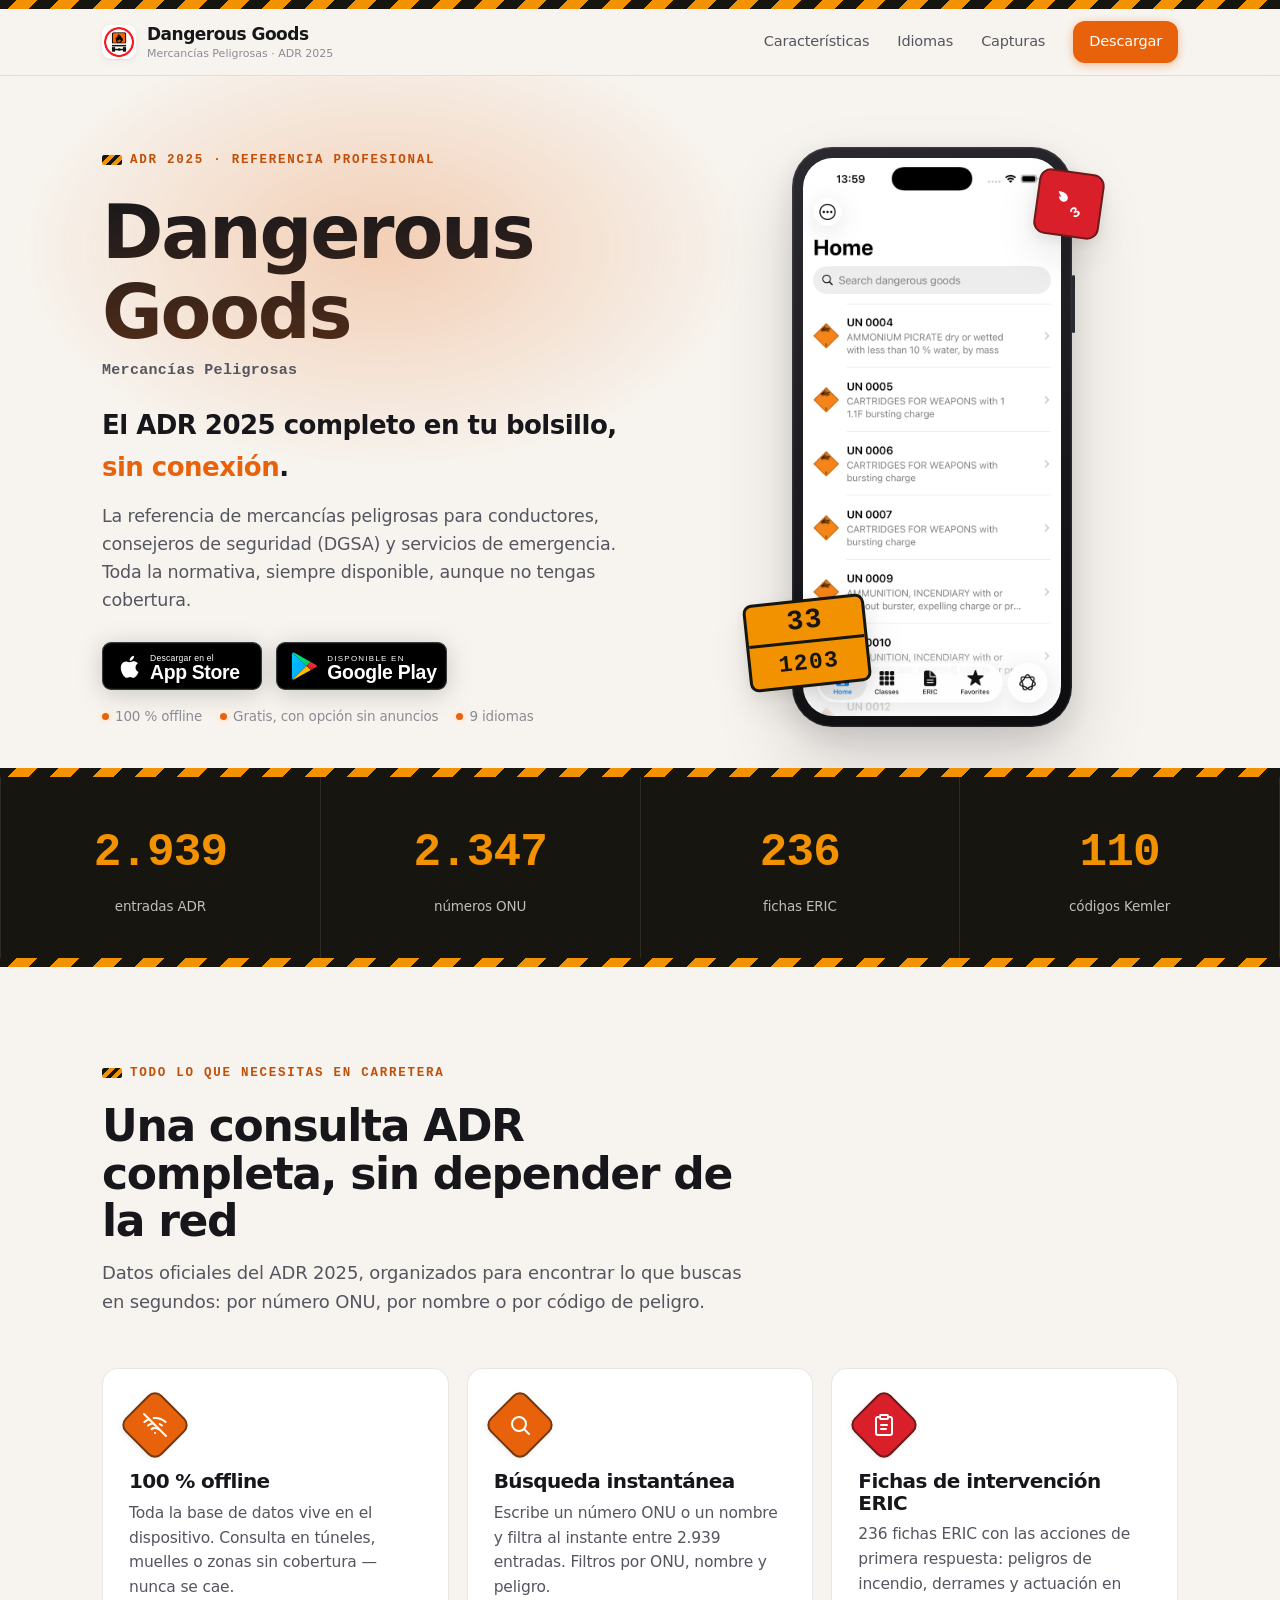
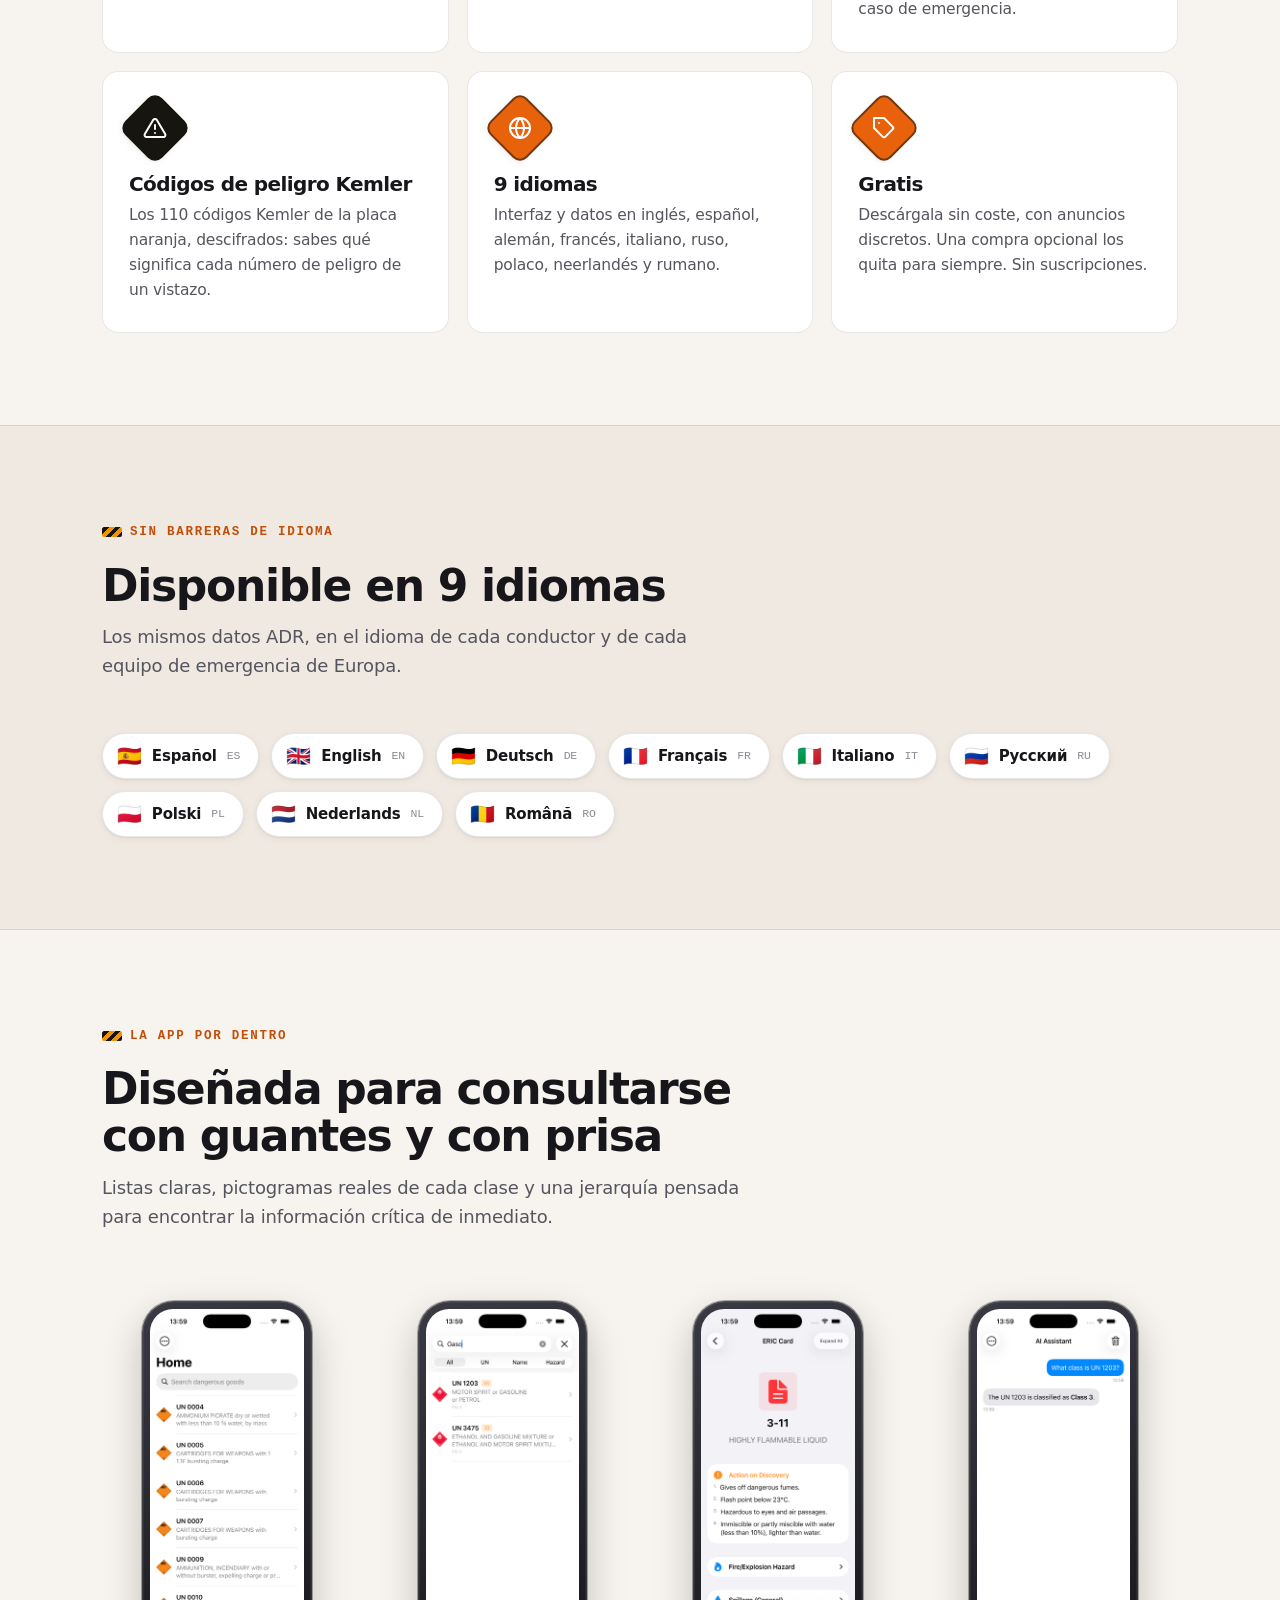
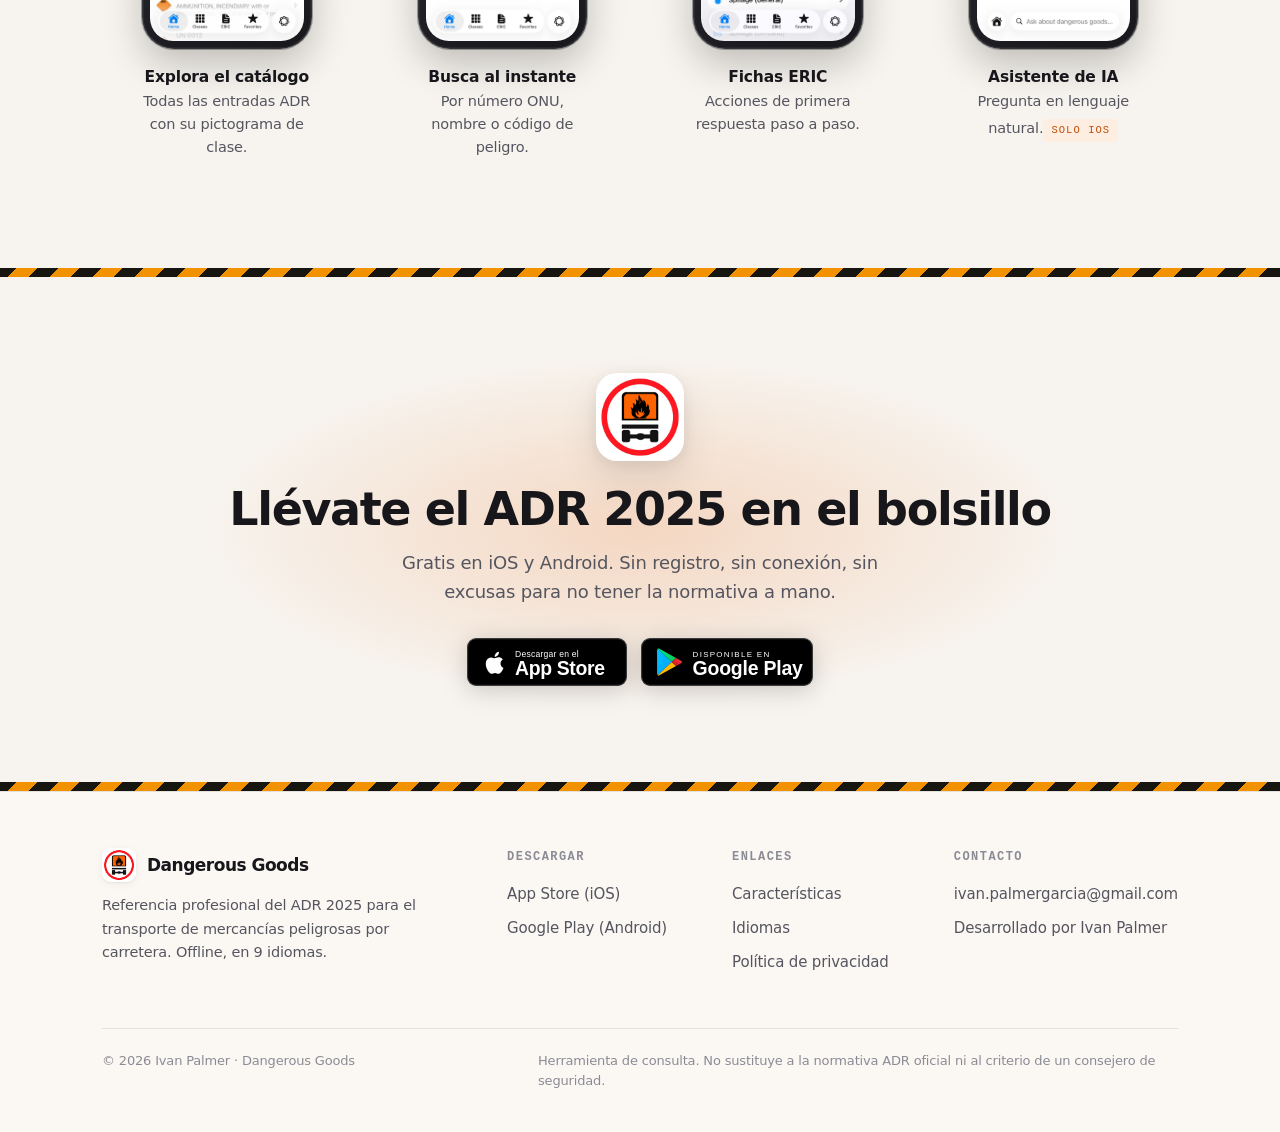
<file: index.html>
<!DOCTYPE html>
<html lang="es" class="no-js">
<head>
  <meta charset="UTF-8">
  <meta name="viewport" content="width=device-width, initial-scale=1">
  <script>document.documentElement.className = "js";</script>

  <title>Dangerous Goods — App ADR 2025 de mercancías peligrosas, offline</title>
  <meta name="description" content="Referencia profesional del ADR 2025 para el transporte de mercancías peligrosas por carretera. Base de datos completa de números ONU, fichas de intervención ERIC, códigos Kemler y pictogramas. 100 % offline, en 9 idiomas. iOS y Android.">
  <meta name="keywords" content="ADR 2025, mercancías peligrosas, dangerous goods, número ONU, ficha ERIC, código Kemler, DGSA, consejero de seguridad, transporte por carretera, app offline">
  <meta name="author" content="Ivan Palmer">
  <meta name="theme-color" content="#e8620c" media="(prefers-color-scheme: light)">
  <meta name="theme-color" content="#0b0b0d" media="(prefers-color-scheme: dark)">
  <link rel="canonical" href="https://ipalmer.github.io/">

  <!-- Open Graph / social -->
  <meta property="og:type" content="website">
  <meta property="og:site_name" content="Dangerous Goods">
  <meta property="og:title" content="Dangerous Goods — El ADR 2025 completo en tu bolsillo, sin conexión">
  <meta property="og:description" content="Base de datos ADR 2025 completa, fichas ERIC, códigos Kemler y pictogramas. 100 % offline, en 9 idiomas. Para conductores, consejeros de seguridad y servicios de emergencia.">
  <meta property="og:url" content="https://ipalmer.github.io/">
  <meta property="og:image" content="https://ipalmer.github.io/assets/og-image.png">
  <meta property="og:image:width" content="1200">
  <meta property="og:image:height" content="630">
  <meta property="og:locale" content="es_ES">
  <meta name="twitter:card" content="summary_large_image">
  <meta name="twitter:title" content="Dangerous Goods — ADR 2025 offline">
  <meta name="twitter:description" content="El ADR 2025 completo en tu bolsillo, sin conexión. Números ONU, fichas ERIC, códigos Kemler y pictogramas en 9 idiomas.">
  <meta name="twitter:image" content="https://ipalmer.github.io/assets/og-image.png">

  <link rel="icon" href="assets/favicon.svg" type="image/svg+xml">
  <link rel="apple-touch-icon" href="assets/apple-touch-icon.png">
  <link rel="stylesheet" href="styles.css">

  <script type="application/ld+json">
  {
    "@context": "https://schema.org",
    "@type": "MobileApplication",
    "name": "Dangerous Goods",
    "alternateName": "Mercancías Peligrosas",
    "applicationCategory": "ReferenceApplication",
    "operatingSystem": "iOS, Android",
    "offers": { "@type": "Offer", "price": "0", "priceCurrency": "EUR" },
    "description": "Referencia profesional del ADR 2025 para el transporte de mercancías peligrosas por carretera: números ONU, fichas ERIC, códigos Kemler y pictogramas. 100 % offline, en 9 idiomas.",
    "author": { "@type": "Person", "name": "Ivan Palmer" }
  }
  </script>
</head>
<body>

  <div class="stripe" role="presentation"></div>

  <!-- ============ HEADER ============ -->
  <header class="site-header">
    <div class="wrap">
      <a class="brand" href="#top" aria-label="Dangerous Goods — inicio">
        <img src="assets/icon.png" alt="" width="34" height="34">
        <span>Dangerous Goods<small>Mercancías Peligrosas · ADR 2025</small></span>
      </a>
      <nav class="nav" aria-label="Principal">
        <a href="#features">Características</a>
        <a href="#languages">Idiomas</a>
        <a href="#screens">Capturas</a>
        <a class="btn" href="#download">Descargar</a>
      </nav>
    </div>
  </header>

  <main id="top">

    <!-- ============ HERO ============ -->
    <section class="hero" id="download">
      <div class="wrap">
        <div class="hero-copy">
          <span class="eyebrow rise d1">ADR 2025 · Referencia profesional</span>
          <h1 class="rise d2">Dangerous Goods</h1>
          <div class="subname rise d2">Mercancías Peligrosas</div>
          <p class="tagline rise d3">El ADR 2025 completo en tu bolsillo, <b>sin conexión</b>.</p>
          <p class="lede rise d4">La referencia de mercancías peligrosas para conductores, consejeros de seguridad (DGSA) y servicios de emergencia. Toda la normativa, siempre disponible, aunque no tengas cobertura.</p>
          <div class="badges rise d5">
            <a href="https://apps.apple.com/app/id1323804036" aria-label="Descargar en el App Store">
              <img src="assets/badge-appstore.svg" alt="Descargar en el App Store" width="140" height="48" loading="lazy">
            </a>
            <a href="https://play.google.com/store/apps/details?id=es.palmer.dangerousgoods" aria-label="Disponible en Google Play">
              <img src="assets/badge-googleplay.svg" alt="Disponible en Google Play" width="150" height="48" loading="lazy">
            </a>
          </div>
          <div class="hero-meta rise d6">
            <span><i class="dot" aria-hidden="true"></i> 100 % offline</span>
            <span><i class="dot" aria-hidden="true"></i> Gratis, con opción sin anuncios</span>
            <span><i class="dot" aria-hidden="true"></i> 9 idiomas</span>
          </div>
        </div>

        <div class="hero-visual rise d4" aria-hidden="true">
          <div class="phone">
            <img src="assets/screenshots/01-home.png" alt="" width="280" height="606" fetchpriority="high">
          </div>
          <!-- Placa Kemler (código de peligro / nº ONU) -->
          <div class="kemler" title="Placa naranja ADR: código de peligro y número ONU">
            <div class="k-top">33</div>
            <div class="k-bot">1203</div>
          </div>
          <!-- Placa de clase 3 (inflamable) -->
          <div class="diamond-badge diamond" style="--d:66px; --df: var(--red);">
            <div style="display:flex; flex-direction:column; align-items:center; line-height:1; color:#fff;">
              <svg width="20" height="20" viewBox="0 0 24 24" fill="#fff" aria-hidden="true"><path d="M12 2c3 3.5 5 6 5 9.2 0 3.4-2.2 5.8-5 5.8s-5-2.4-5-5.8c0-1.6.6-2.8 1.7-4.3.4 1.3 1.3 2 2.2 2.2-.9-2.7.2-5.1 1.1-7.1z"/></svg>
              <span style="font-family:var(--mono); font-weight:700; font-size:15px; margin-top:2px;">3</span>
            </div>
          </div>
        </div>
      </div>
    </section>

    <!-- ============ STATS ============ -->
    <div class="stripe" role="presentation"></div>
    <section class="stats" aria-label="El dataset ADR 2025 en cifras">
      <div class="inner">
        <div class="stat"><div class="num">2.939</div><div class="lbl">entradas ADR</div></div>
        <div class="stat"><div class="num">2.347</div><div class="lbl">números ONU</div></div>
        <div class="stat"><div class="num">236</div><div class="lbl">fichas ERIC</div></div>
        <div class="stat"><div class="num">110</div><div class="lbl">códigos Kemler</div></div>
      </div>
    </section>
    <div class="stripe" role="presentation"></div>

    <!-- ============ FEATURES ============ -->
    <section class="section" id="features">
      <div class="wrap">
        <div class="section-head reveal">
          <span class="eyebrow">Todo lo que necesitas en carretera</span>
          <h2>Una consulta ADR completa, sin depender de la red</h2>
          <p>Datos oficiales del ADR 2025, organizados para encontrar lo que buscas en segundos: por número ONU, por nombre o por código de peligro.</p>
        </div>
        <div class="features">

          <article class="feature reveal">
            <div class="ic"><span class="diamond" style="--df: var(--orange);"><svg viewBox="0 0 24 24" aria-hidden="true"><path d="M1 1l22 22"/><path d="M16.72 11.06A11 11 0 0 1 19 12.55"/><path d="M5 12.55a11 11 0 0 1 5.17-2.39"/><path d="M10.71 5.05A16 16 0 0 1 22.58 9"/><path d="M1.42 9a16 16 0 0 1 4.7-2.88"/><path d="M8.53 16.11a6 6 0 0 1 6.95 0"/><path d="M12 20h.01"/></svg></span></div>
            <h3>100 % offline</h3>
            <p>Toda la base de datos vive en el dispositivo. Consulta en túneles, muelles o zonas sin cobertura — nunca se cae.</p>
          </article>

          <article class="feature reveal">
            <div class="ic"><span class="diamond" style="--df: var(--orange);"><svg viewBox="0 0 24 24" aria-hidden="true"><circle cx="11" cy="11" r="7"/><path d="M21 21l-4.35-4.35"/></svg></span></div>
            <h3>Búsqueda instantánea</h3>
            <p>Escribe un número ONU o un nombre y filtra al instante entre 2.939 entradas. Filtros por ONU, nombre y peligro.</p>
          </article>

          <article class="feature reveal">
            <div class="ic"><span class="diamond" style="--df: var(--red);"><svg viewBox="0 0 24 24" aria-hidden="true"><path d="M8 4H6a2 2 0 0 0-2 2v14a2 2 0 0 0 2 2h12a2 2 0 0 0 2-2V6a2 2 0 0 0-2-2h-2"/><rect x="8" y="2" width="8" height="4" rx="1"/><path d="M9 12h6"/><path d="M9 16h5"/></svg></span></div>
            <h3>Fichas de intervención ERIC</h3>
            <p>236 fichas ERIC con las acciones de primera respuesta: peligros de incendio, derrames y actuación en caso de emergencia.</p>
          </article>

          <article class="feature reveal">
            <div class="ic"><span class="diamond" style="--df: var(--plate-ink);"><svg viewBox="0 0 24 24" aria-hidden="true"><path d="M10.29 3.86 1.82 18a2 2 0 0 0 1.71 3h16.94a2 2 0 0 0 1.71-3L13.71 3.86a2 2 0 0 0-3.42 0z"/><path d="M12 9v4"/><path d="M12 17h.01"/></svg></span></div>
            <h3>Códigos de peligro Kemler</h3>
            <p>Los 110 códigos Kemler de la placa naranja, descifrados: sabes qué significa cada número de peligro de un vistazo.</p>
          </article>

          <article class="feature reveal">
            <div class="ic"><span class="diamond" style="--df: var(--orange);"><svg viewBox="0 0 24 24" aria-hidden="true"><circle cx="12" cy="12" r="10"/><path d="M2 12h20"/><path d="M12 2a15 15 0 0 1 4 10 15 15 0 0 1-4 10 15 15 0 0 1-4-10 15 15 0 0 1 4-10z"/></svg></span></div>
            <h3>9 idiomas</h3>
            <p>Interfaz y datos en inglés, español, alemán, francés, italiano, ruso, polaco, neerlandés y rumano.</p>
          </article>

          <article class="feature reveal">
            <div class="ic"><span class="diamond" style="--df: var(--orange);"><svg viewBox="0 0 24 24" aria-hidden="true"><path d="M20.59 13.41 13.42 20.6a2 2 0 0 1-2.83 0L2 12V2h10l8.59 8.59a2 2 0 0 1 0 2.82z"/><path d="M7 7h.01"/></svg></span></div>
            <h3>Gratis</h3>
            <p>Descárgala sin coste, con anuncios discretos. Una compra opcional los quita para siempre. Sin suscripciones.</p>
          </article>

        </div>
      </div>
    </section>

    <!-- ============ LANGUAGES ============ -->
    <section class="section langs-section" id="languages">
      <div class="wrap">
        <div class="section-head reveal">
          <span class="eyebrow">Sin barreras de idioma</span>
          <h2>Disponible en 9 idiomas</h2>
          <p>Los mismos datos ADR, en el idioma de cada conductor y de cada equipo de emergencia de Europa.</p>
        </div>
        <div class="langs reveal">
          <span class="lang"><span class="flag">🇪🇸</span> Español <small>ES</small></span>
          <span class="lang"><span class="flag">🇬🇧</span> English <small>EN</small></span>
          <span class="lang"><span class="flag">🇩🇪</span> Deutsch <small>DE</small></span>
          <span class="lang"><span class="flag">🇫🇷</span> Français <small>FR</small></span>
          <span class="lang"><span class="flag">🇮🇹</span> Italiano <small>IT</small></span>
          <span class="lang"><span class="flag">🇷🇺</span> Русский <small>RU</small></span>
          <span class="lang"><span class="flag">🇵🇱</span> Polski <small>PL</small></span>
          <span class="lang"><span class="flag">🇳🇱</span> Nederlands <small>NL</small></span>
          <span class="lang"><span class="flag">🇷🇴</span> Română <small>RO</small></span>
        </div>
      </div>
    </section>

    <!-- ============ SCREENSHOTS ============ -->
    <section class="section" id="screens">
      <div class="wrap">
        <div class="section-head reveal">
          <span class="eyebrow">La app por dentro</span>
          <h2>Diseñada para consultarse con guantes y con prisa</h2>
          <p>Listas claras, pictogramas reales de cada clase y una jerarquía pensada para encontrar la información crítica de inmediato.</p>
        </div>
        <div class="shots">
          <figure class="shot reveal">
            <div class="frame"><img src="assets/screenshots/01-home.png" alt="Pantalla de inicio con la lista de mercancías peligrosas y sus pictogramas de clase" width="620" height="1342" loading="lazy"></div>
            <figcaption class="cap"><b>Explora el catálogo</b>Todas las entradas ADR con su pictograma de clase.</figcaption>
          </figure>
          <figure class="shot reveal">
            <div class="frame"><img src="assets/screenshots/02-search.png" alt="Búsqueda de «Gaso» mostrando UN 1203 y UN 3475 con código Kemler 33" width="620" height="1342" loading="lazy"></div>
            <figcaption class="cap"><b>Busca al instante</b>Por número ONU, nombre o código de peligro.</figcaption>
          </figure>
          <figure class="shot reveal">
            <div class="frame"><img src="assets/screenshots/03-eric.png" alt="Ficha de intervención ERIC 3-11, líquido muy inflamable, con acciones de respuesta" width="620" height="1342" loading="lazy"></div>
            <figcaption class="cap"><b>Fichas ERIC</b>Acciones de primera respuesta paso a paso.</figcaption>
          </figure>
          <figure class="shot reveal">
            <div class="frame"><img src="assets/screenshots/04-ai.png" alt="Asistente de IA respondiendo la clase de UN 1203" width="620" height="1342" loading="lazy"></div>
            <figcaption class="cap"><b>Asistente de IA</b>Pregunta en lenguaje natural.<span class="tag">Solo iOS</span></figcaption>
          </figure>
        </div>
      </div>
    </section>

    <!-- ============ CTA ============ -->
    <div class="stripe" role="presentation"></div>
    <section class="cta">
      <div class="wrap">
        <img class="appicon reveal" src="assets/icon.png" alt="Icono de la app Dangerous Goods" width="88" height="88">
        <h2 class="reveal">Llévate el ADR 2025 en el bolsillo</h2>
        <p class="reveal">Gratis en iOS y Android. Sin registro, sin conexión, sin excusas para no tener la normativa a mano.</p>
        <div class="badges reveal">
          <a href="https://apps.apple.com/app/id1323804036" aria-label="Descargar en el App Store">
            <img src="assets/badge-appstore.svg" alt="Descargar en el App Store" width="140" height="48" loading="lazy">
          </a>
          <a href="https://play.google.com/store/apps/details?id=es.palmer.dangerousgoods" aria-label="Disponible en Google Play">
            <img src="assets/badge-googleplay.svg" alt="Disponible en Google Play" width="150" height="48" loading="lazy">
          </a>
        </div>
      </div>
    </section>
    <div class="stripe" role="presentation"></div>

  </main>

  <!-- ============ FOOTER ============ -->
  <footer class="site-footer">
    <div class="wrap">
      <div class="footer-grid">
        <div class="footer-brand">
          <a class="brand" href="#top">
            <img src="assets/icon.png" alt="" width="34" height="34">
            <span>Dangerous Goods</span>
          </a>
          <p>Referencia profesional del ADR 2025 para el transporte de mercancías peligrosas por carretera. Offline, en 9 idiomas.</p>
        </div>
        <div class="footer-col">
          <h4>Descargar</h4>
          <a href="https://apps.apple.com/app/id1323804036">App Store (iOS)</a>
          <a href="https://play.google.com/store/apps/details?id=es.palmer.dangerousgoods">Google Play (Android)</a>
        </div>
        <div class="footer-col">
          <h4>Enlaces</h4>
          <a href="#features">Características</a>
          <a href="#languages">Idiomas</a>
          <a href="privacy.html">Política de privacidad</a>
        </div>
        <div class="footer-col">
          <h4>Contacto</h4>
          <a href="mailto:ivan.palmergarcia@gmail.com">ivan.palmergarcia@gmail.com</a>
          <span>Desarrollado por Ivan Palmer</span>
        </div>
      </div>
      <div class="footer-bottom">
        <span>© 2026 Ivan Palmer · Dangerous Goods</span>
        <span class="disclaimer">Herramienta de consulta. No sustituye a la normativa ADR oficial ni al criterio de un consejero de seguridad.</span>
      </div>
    </div>
  </footer>

  <script>
    // Reveal on scroll (mejora progresiva; sin JS el contenido es visible)
    (function () {
      var els = document.querySelectorAll('.reveal');
      if (!('IntersectionObserver' in window) || !els.length) { return; }
      var io = new IntersectionObserver(function (entries) {
        entries.forEach(function (e) {
          if (e.isIntersecting) { e.target.classList.add('in'); io.unobserve(e.target); }
        });
      }, { rootMargin: '0px 0px -8% 0px', threshold: 0.08 });
      els.forEach(function (el) { io.observe(el); });
    })();
  </script>

</body>
</html>
</file>
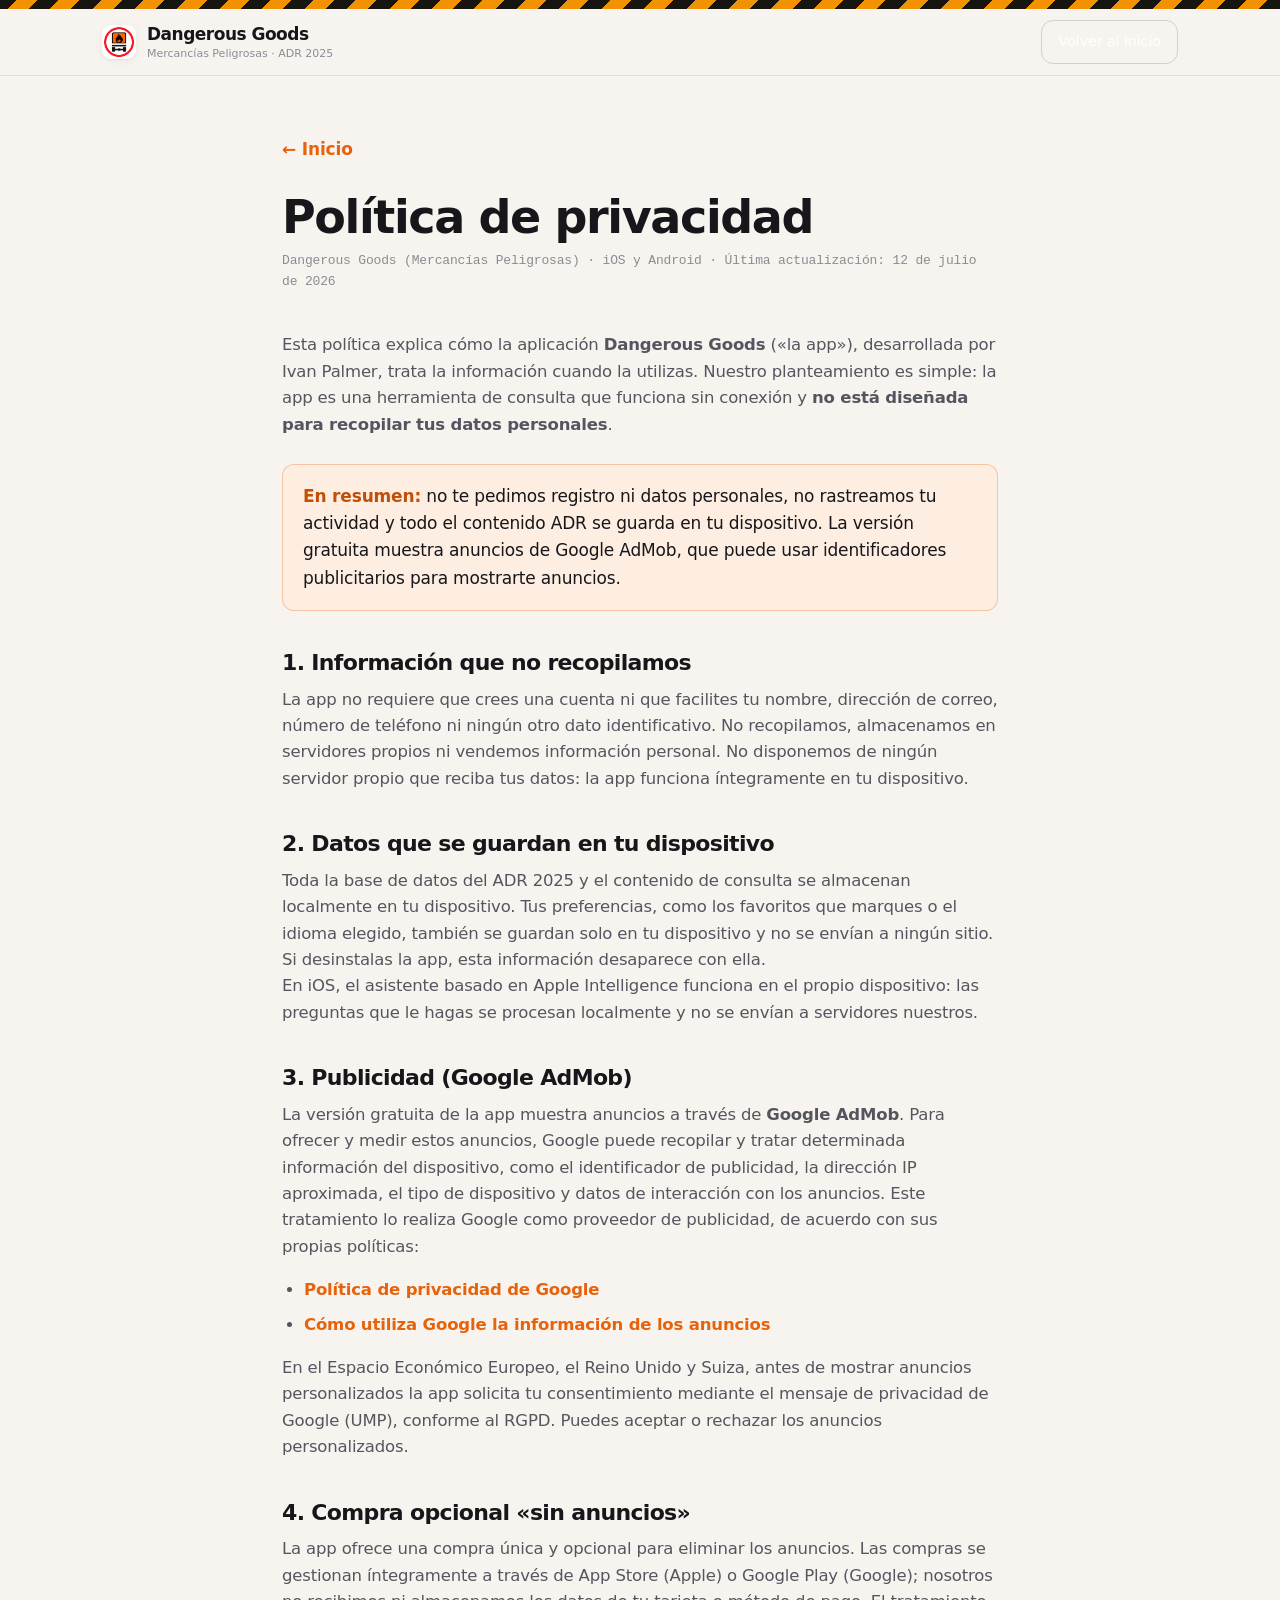
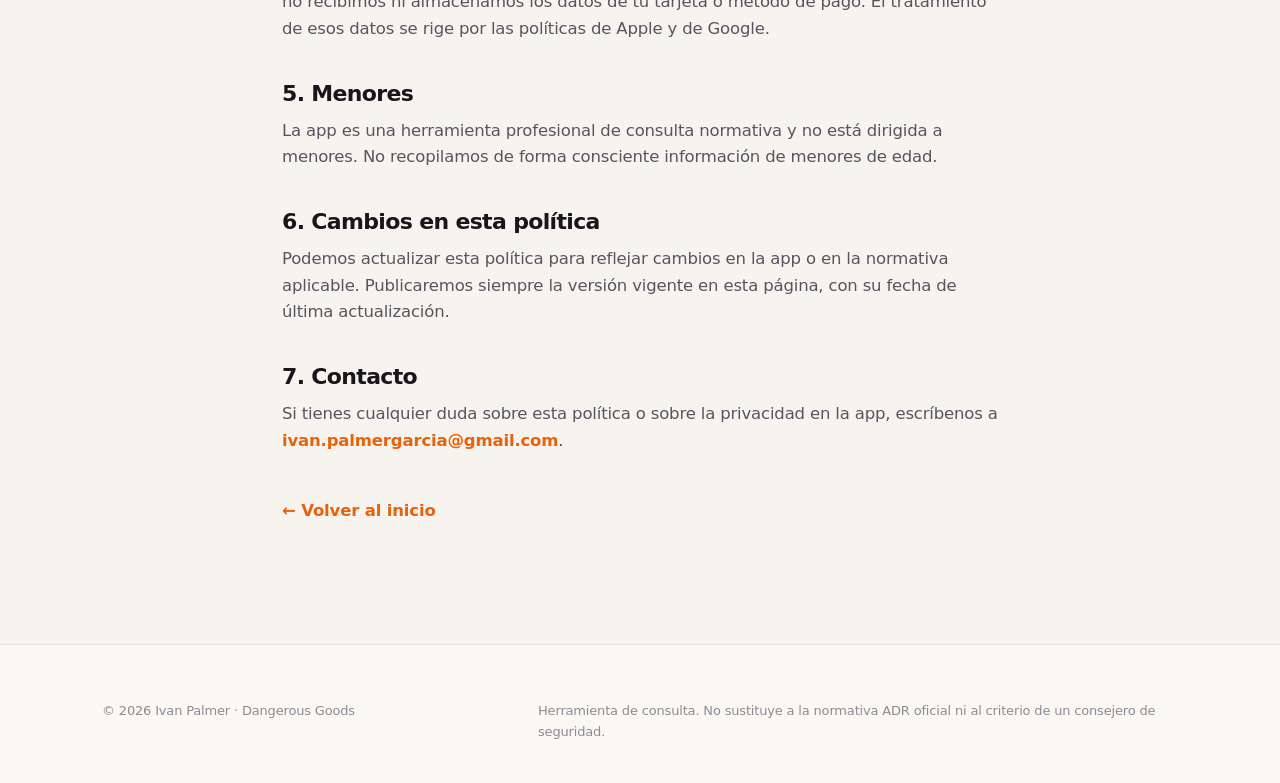
<file: privacy.html>
<!DOCTYPE html>
<html lang="es">
<head>
  <meta charset="UTF-8">
  <meta name="viewport" content="width=device-width, initial-scale=1">
  <title>Política de privacidad — Dangerous Goods (Mercancías Peligrosas)</title>
  <meta name="description" content="Política de privacidad de la app Dangerous Goods (Mercancías Peligrosas). No recopilamos datos personales; el contenido ADR se guarda en tu dispositivo; la versión gratuita muestra anuncios de Google AdMob.">
  <meta name="robots" content="index, follow">
  <meta name="theme-color" content="#e8620c" media="(prefers-color-scheme: light)">
  <meta name="theme-color" content="#0b0b0d" media="(prefers-color-scheme: dark)">
  <link rel="canonical" href="https://ipalmer.github.io/privacy.html">
  <link rel="icon" href="assets/favicon.svg" type="image/svg+xml">
  <link rel="apple-touch-icon" href="assets/apple-touch-icon.png">
  <link rel="stylesheet" href="styles.css">
</head>
<body>

  <div class="stripe" role="presentation"></div>

  <header class="site-header">
    <div class="wrap">
      <a class="brand" href="index.html" aria-label="Dangerous Goods — inicio">
        <img src="assets/icon.png" alt="" width="34" height="34">
        <span>Dangerous Goods<small>Mercancías Peligrosas · ADR 2025</small></span>
      </a>
      <nav class="nav" aria-label="Principal">
        <a class="btn ghost" href="index.html">Volver al inicio</a>
      </nav>
    </div>
  </header>

  <main class="doc">
    <a class="back-link" href="index.html">← Inicio</a>
    <h1>Política de privacidad</h1>
    <p class="updated">Dangerous Goods (Mercancías Peligrosas) · iOS y Android · Última actualización: 12 de julio de 2026</p>

    <p>Esta política explica cómo la aplicación <strong>Dangerous Goods</strong> («la app»), desarrollada por Ivan Palmer, trata la información cuando la utilizas. Nuestro planteamiento es simple: la app es una herramienta de consulta que funciona sin conexión y <strong>no está diseñada para recopilar tus datos personales</strong>.</p>

    <div class="callout">
      <strong>En resumen:</strong> no te pedimos registro ni datos personales, no rastreamos tu actividad y todo el contenido ADR se guarda en tu dispositivo. La versión gratuita muestra anuncios de Google AdMob, que puede usar identificadores publicitarios para mostrarte anuncios.
    </div>

    <h2>1. Información que no recopilamos</h2>
    <p>La app no requiere que crees una cuenta ni que facilites tu nombre, dirección de correo, número de teléfono ni ningún otro dato identificativo. No recopilamos, almacenamos en servidores propios ni vendemos información personal. No disponemos de ningún servidor propio que reciba tus datos: la app funciona íntegramente en tu dispositivo.</p>

    <h2>2. Datos que se guardan en tu dispositivo</h2>
    <p>Toda la base de datos del ADR 2025 y el contenido de consulta se almacenan localmente en tu dispositivo. Tus preferencias, como los favoritos que marques o el idioma elegido, también se guardan solo en tu dispositivo y no se envían a ningún sitio. Si desinstalas la app, esta información desaparece con ella.</p>
    <p>En iOS, el asistente basado en Apple Intelligence funciona en el propio dispositivo: las preguntas que le hagas se procesan localmente y no se envían a servidores nuestros.</p>

    <h2>3. Publicidad (Google AdMob)</h2>
    <p>La versión gratuita de la app muestra anuncios a través de <strong>Google AdMob</strong>. Para ofrecer y medir estos anuncios, Google puede recopilar y tratar determinada información del dispositivo, como el identificador de publicidad, la dirección IP aproximada, el tipo de dispositivo y datos de interacción con los anuncios. Este tratamiento lo realiza Google como proveedor de publicidad, de acuerdo con sus propias políticas:</p>
    <ul>
      <li><a href="https://policies.google.com/privacy" rel="noopener" target="_blank">Política de privacidad de Google</a></li>
      <li><a href="https://policies.google.com/technologies/ads" rel="noopener" target="_blank">Cómo utiliza Google la información de los anuncios</a></li>
    </ul>
    <p>En el Espacio Económico Europeo, el Reino Unido y Suiza, antes de mostrar anuncios personalizados la app solicita tu consentimiento mediante el mensaje de privacidad de Google (UMP), conforme al RGPD. Puedes aceptar o rechazar los anuncios personalizados.</p>

    <h2>4. Compra opcional «sin anuncios»</h2>
    <p>La app ofrece una compra única y opcional para eliminar los anuncios. Las compras se gestionan íntegramente a través de App Store (Apple) o Google Play (Google); nosotros no recibimos ni almacenamos los datos de tu tarjeta o método de pago. El tratamiento de esos datos se rige por las políticas de Apple y de Google.</p>

    <h2>5. Menores</h2>
    <p>La app es una herramienta profesional de consulta normativa y no está dirigida a menores. No recopilamos de forma consciente información de menores de edad.</p>

    <h2>6. Cambios en esta política</h2>
    <p>Podemos actualizar esta política para reflejar cambios en la app o en la normativa aplicable. Publicaremos siempre la versión vigente en esta página, con su fecha de última actualización.</p>

    <h2>7. Contacto</h2>
    <p>Si tienes cualquier duda sobre esta política o sobre la privacidad en la app, escríbenos a <a href="mailto:ivan.palmergarcia@gmail.com">ivan.palmergarcia@gmail.com</a>.</p>

    <p style="margin-top:44px;"><a class="back-link" href="index.html">← Volver al inicio</a></p>
  </main>

  <footer class="site-footer">
    <div class="wrap">
      <div class="footer-bottom" style="border-top:none; margin-top:0; padding-top:0;">
        <span>© 2026 Ivan Palmer · Dangerous Goods</span>
        <span class="disclaimer">Herramienta de consulta. No sustituye a la normativa ADR oficial ni al criterio de un consejero de seguridad.</span>
      </div>
    </div>
  </footer>

</body>
</html>
</file>
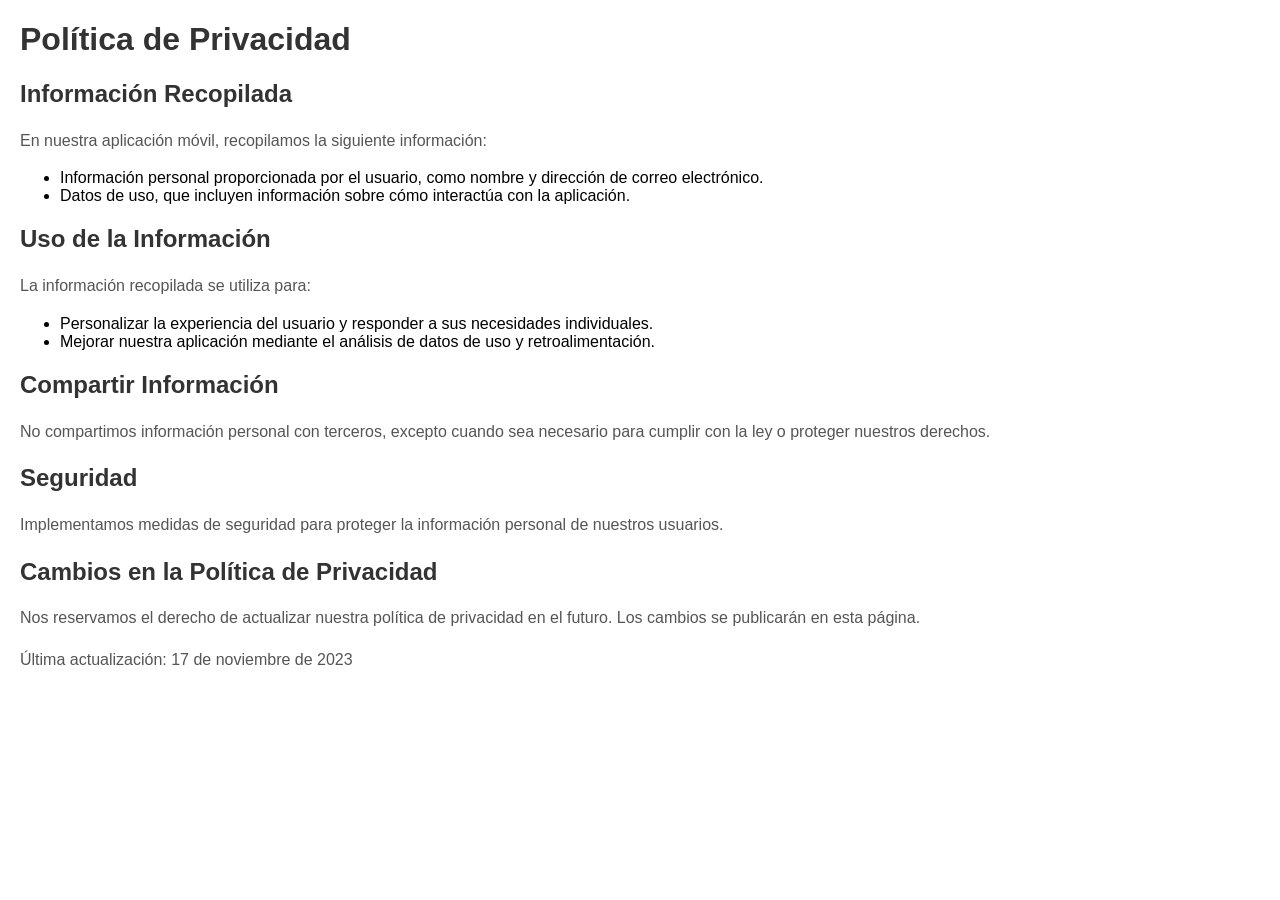
<file: privacy/ddgg_es.html>
<!DOCTYPE html>
<html lang="es">
<head>
    <meta charset="UTF-8">
    <meta name="viewport" content="width=device-width, initial-scale=1.0">
    <title>Política de Privacidad - Mercancías Peligrosas</title>
    <style>
        body {
            font-family: Arial, sans-serif;
            margin: 20px;
        }

        h1, h2 {
            color: #333;
        }

        p {
            line-height: 1.6;
            color: #555;
        }
    </style>
</head>
<body>

    <header>
        <h1>Política de Privacidad</h1>
    </header>

    <section>
        <h2>Información Recopilada</h2>
        <p>En nuestra aplicación móvil, recopilamos la siguiente información:</p>
        <ul>
            <li>Información personal proporcionada por el usuario, como nombre y dirección de correo electrónico.</li>
            <li>Datos de uso, que incluyen información sobre cómo interactúa con la aplicación.</li>
        </ul>
    </section>

    <section>
        <h2>Uso de la Información</h2>
        <p>La información recopilada se utiliza para:</p>
        <ul>
            <li>Personalizar la experiencia del usuario y responder a sus necesidades individuales.</li>
            <li>Mejorar nuestra aplicación mediante el análisis de datos de uso y retroalimentación.</li>
        </ul>
    </section>

    <section>
        <h2>Compartir Información</h2>
        <p>No compartimos información personal con terceros, excepto cuando sea necesario para cumplir con la ley o proteger nuestros derechos.</p>
    </section>

    <section>
        <h2>Seguridad</h2>
        <p>Implementamos medidas de seguridad para proteger la información personal de nuestros usuarios.</p>
    </section>

    <section>
        <h2>Cambios en la Política de Privacidad</h2>
        <p>Nos reservamos el derecho de actualizar nuestra política de privacidad en el futuro. Los cambios se publicarán en esta página.</p>
    </section>

    <footer>
        <p>Última actualización: 17 de noviembre de 2023</p>
    </footer>

</body>
</html>
</file>
<file: styles.css>
/* ============================================================
   Dangerous Goods — landing
   Sistema visual: señalización ADR (placa Kemler, rombo de
   peligro, franja de advertencia). Naranja peligro + neutros.
   Sin dependencias externas. Fuentes del sistema.
   ============================================================ */

:root {
  --bg:          #f7f4ef;
  --bg-2:        #efe9e1;
  --surface:     #ffffff;
  --surface-2:   #fbf8f4;
  --ink:         #17171b;
  --ink-soft:    #55555f;
  --ink-faint:   #8b8b95;
  --line:        rgba(20, 20, 25, 0.10);
  --line-strong: rgba(20, 20, 25, 0.16);

  --orange:      #e8620c;
  --orange-deep: #c14f08;
  --orange-tint: #fdeee1;
  --kemler:      #f39200;   /* naranja de placa Kemler */
  --plate-ink:   #16150f;
  --red:         #d81f2a;   /* clase 3 / inflamable */

  --shadow-sm: 0 1px 2px rgba(20,20,25,.06), 0 2px 8px rgba(20,20,25,.05);
  --shadow-md: 0 4px 14px rgba(20,20,25,.08), 0 18px 40px rgba(20,20,25,.09);
  --shadow-lg: 0 10px 30px rgba(20,20,25,.12), 0 40px 80px rgba(20,20,25,.14);

  --sans: system-ui, -apple-system, BlinkMacSystemFont, "Segoe UI", Roboto, Helvetica, Arial, sans-serif;
  --mono: ui-monospace, "SF Mono", SFMono-Regular, "Cascadia Code", "Roboto Mono", Menlo, Consolas, monospace;

  --radius: 16px;
  --maxw: 1120px;
}

@media (prefers-color-scheme: dark) {
  :root {
    --bg:          #0b0b0d;
    --bg-2:        #121216;
    --surface:     #16161b;
    --surface-2:   #1c1c22;
    --ink:         #f2efe9;
    --ink-soft:    #a6a6b0;
    --ink-faint:   #6f6f7a;
    --line:        rgba(255, 255, 255, 0.10);
    --line-strong: rgba(255, 255, 255, 0.18);

    --orange:      #ff7a1f;
    --orange-deep: #ff9040;
    --orange-tint: rgba(255, 122, 31, 0.13);

    --shadow-sm: 0 1px 2px rgba(0,0,0,.5);
    --shadow-md: 0 8px 30px rgba(0,0,0,.5);
    --shadow-lg: 0 20px 60px rgba(0,0,0,.6);
  }
}

/* ---------- base ---------- */
* { box-sizing: border-box; }
html { scroll-behavior: smooth; -webkit-text-size-adjust: 100%; }
body {
  margin: 0;
  font-family: var(--sans);
  background: var(--bg);
  color: var(--ink);
  line-height: 1.6;
  font-size: 17px;
  letter-spacing: -0.01em;
  -webkit-font-smoothing: antialiased;
  text-rendering: optimizeLegibility;
  /* clip (no hidden): evita el scroll horizontal de los adornos del hero sin
     convertir el <body> en contenedor de scroll — hidden fuerza overflow-y:auto
     y en Safari iOS impide llegar al final de la página (footer inaccesible). */
  overflow-x: clip;
}
h1, h2, h3 { line-height: 1.08; letter-spacing: -0.03em; font-weight: 800; margin: 0; }
p { margin: 0; }
a { color: inherit; text-decoration: none; }
/* height:auto es imprescindible: los atributos width/height del <img> actúan
   como presentational hints; sin esto la altura queda clavada al atributo y la
   imagen se estira cuando el ancho lo fija el CSS (p. ej. las capturas). */
img, svg { display: block; max-width: 100%; height: auto; }
:focus-visible { outline: 3px solid var(--orange); outline-offset: 3px; border-radius: 4px; }

.wrap { width: 100%; max-width: var(--maxw); margin: 0 auto; padding: 0 22px; }
.eyebrow {
  display: inline-flex; align-items: center; gap: 8px;
  font-family: var(--mono); font-size: 12.5px; font-weight: 600;
  letter-spacing: 0.14em; text-transform: uppercase; color: var(--orange-deep);
}
.eyebrow::before {
  content: ""; width: 20px; height: 10px; border-radius: 2px;
  background: repeating-linear-gradient(-45deg, var(--plate-ink) 0 4px, var(--kemler) 4px 8px);
}

/* ---------- hazard stripe ---------- */
.stripe {
  height: 9px;
  background: repeating-linear-gradient(-45deg, var(--plate-ink) 0 15px, var(--kemler) 15px 30px);
}

/* ---------- header ---------- */
.site-header {
  position: sticky; top: 0; z-index: 50;
  background: color-mix(in srgb, var(--bg) 82%, transparent);
  backdrop-filter: saturate(1.4) blur(14px);
  -webkit-backdrop-filter: saturate(1.4) blur(14px);
  border-bottom: 1px solid var(--line);
}
.site-header .wrap { display: flex; align-items: center; justify-content: space-between; height: 66px; }
.brand { display: flex; align-items: center; gap: 11px; font-weight: 800; letter-spacing: -0.03em; }
.brand img { width: 34px; height: 34px; border-radius: 9px; box-shadow: var(--shadow-sm); }
.brand small { display: block; font-weight: 500; font-size: 11px; color: var(--ink-faint); letter-spacing: 0; margin-top: -3px; }
.nav { display: flex; align-items: center; gap: 28px; }
.nav a { font-size: 14.5px; color: var(--ink-soft); font-weight: 500; transition: color .18s; }
.nav a:hover { color: var(--ink); }
.nav .btn { padding: 9px 16px; }
/* el botón primario del nav siempre lleva texto blanco (gana a .nav a) */
.nav a.btn, .nav a.btn:hover { color: #fff; }
@media (max-width: 760px) { .nav a:not(.btn) { display: none; } }

/* ---------- buttons ---------- */
.btn {
  display: inline-flex; align-items: center; gap: 8px;
  background: var(--orange); color: #fff; font-weight: 650; font-size: 15px;
  padding: 13px 22px; border-radius: 12px; border: none; cursor: pointer;
  box-shadow: 0 2px 10px color-mix(in srgb, var(--orange) 40%, transparent);
  transition: transform .16s ease, box-shadow .16s ease, background .16s;
}
.btn:hover { background: var(--orange-deep); transform: translateY(-2px); box-shadow: 0 8px 22px color-mix(in srgb, var(--orange) 45%, transparent); }
.btn.ghost {
  background: transparent; color: var(--ink); border: 1px solid var(--line-strong);
  box-shadow: none;
}
.btn.ghost:hover { background: var(--surface); border-color: var(--ink-faint); transform: translateY(-2px); }

/* ---------- store badges ---------- */
.badges { display: flex; flex-wrap: wrap; gap: 14px; }
.badges a {
  display: inline-block; border-radius: 9px; transition: transform .16s ease, filter .16s ease;
  filter: drop-shadow(0 4px 12px rgba(0,0,0,.18));
}
.badges a:hover { transform: translateY(-3px) scale(1.02); }
.badges img { height: 48px; width: auto; }

/* ---------- hero ---------- */
.hero { position: relative; padding: 70px 0 40px; overflow: hidden; }
.hero::before {
  content: ""; position: absolute; inset: -20% 30% auto -10%; height: 620px; z-index: 0;
  background: radial-gradient(closest-side, color-mix(in srgb, var(--orange) 26%, transparent), transparent 72%);
  filter: blur(10px); pointer-events: none;
}
.hero .wrap { position: relative; z-index: 1; display: grid; grid-template-columns: 1.05fr 0.95fr; gap: 40px; align-items: center; }
.hero-copy { max-width: 560px; }
.hero h1 {
  font-size: clamp(44px, 7vw, 74px); margin: 20px 0 6px;
  background: linear-gradient(180deg, var(--ink), color-mix(in srgb, var(--ink) 72%, var(--orange)));
  -webkit-background-clip: text; background-clip: text; color: transparent;
}
.hero .subname { font-family: var(--mono); font-size: 15px; color: var(--ink-soft); font-weight: 600; letter-spacing: 0.02em; }
.hero .tagline { font-size: clamp(20px, 2.6vw, 26px); font-weight: 700; letter-spacing: -0.02em; margin: 22px 0 14px; }
.hero .tagline b { color: var(--orange); }
.hero .lede { font-size: 17.5px; color: var(--ink-soft); margin-bottom: 28px; }
.hero .badges { margin-bottom: 16px; }
.hero-meta { display: flex; flex-wrap: wrap; gap: 8px 18px; font-size: 13.5px; color: var(--ink-faint); font-weight: 500; }
.hero-meta span { display: inline-flex; align-items: center; gap: 6px; }
.dot { width: 7px; height: 7px; border-radius: 50%; background: var(--orange); box-shadow: 0 0 0 4px var(--orange-tint); }

/* hero visual: phone + kemler plate */
.hero-visual { position: relative; justify-self: center; }
.phone {
  position: relative; width: 280px; border-radius: 40px; padding: 11px;
  background: linear-gradient(155deg, #2a2a30, #0d0d10);
  box-shadow: var(--shadow-lg), inset 0 0 0 1.5px rgba(255,255,255,.08);
}
.phone::after { /* botón lateral */
  content: ""; position: absolute; right: -3px; top: 128px; width: 3px; height: 58px; border-radius: 3px; background: #2a2a30;
}
.phone img { width: 100%; border-radius: 30px; display: block; }
.kemler {
  position: absolute; z-index: 3; width: 122px; aspect-ratio: 5 / 3.6;
  background: var(--kemler); border: 3px solid var(--plate-ink); border-radius: 9px;
  display: grid; grid-template-rows: 1fr 1fr; overflow: hidden;
  box-shadow: var(--shadow-md); rotate: -6deg;
  left: -46px; bottom: 40px;
}
.kemler > div { display: flex; align-items: center; justify-content: center; line-height: 1; font-family: var(--mono); font-weight: 700; color: var(--plate-ink); }
.kemler .k-top { font-size: 28px; border-bottom: 3px solid var(--plate-ink); letter-spacing: 0.04em; }
.kemler .k-bot { font-size: 23px; letter-spacing: 0.06em; }
.hero-visual .diamond-badge {
  position: absolute; z-index: 3; right: -30px; top: 24px; rotate: 8deg;
  box-shadow: var(--shadow-md); border-radius: 12px;
}

/* rombo de peligro reutilizable */
.diamond {
  display: grid; place-items: center;
  width: var(--d, 54px); aspect-ratio: 1; rotate: 45deg;
  background: var(--df, var(--orange)); border-radius: 10px;
  border: 2px solid color-mix(in srgb, var(--plate-ink) 55%, var(--df, var(--orange)));
}
.diamond > * { rotate: -45deg; }

/* ---------- stats band ---------- */
.stats { background: var(--plate-ink); color: #fff; padding: 0; }
.stats .inner {
  display: grid; grid-template-columns: repeat(4, 1fr);
  border-left: 1px solid rgba(255,255,255,.10);
}
.stat { padding: 40px 20px; border-right: 1px solid rgba(255,255,255,.10); text-align: center; }
.stat .num { font-family: var(--mono); font-size: clamp(30px, 4.6vw, 46px); font-weight: 700; color: var(--kemler); letter-spacing: -0.02em; }
.stat .lbl { font-size: 13.5px; color: rgba(255,255,255,.72); margin-top: 6px; font-weight: 500; }
@media (max-width: 720px) { .stats .inner { grid-template-columns: repeat(2, 1fr); } .stat:nth-child(1),.stat:nth-child(2){ border-bottom: 1px solid rgba(255,255,255,.10);} }

/* ---------- sections ---------- */
section { scroll-margin-top: 80px; }
.section { padding: 92px 0; }
.section-head { max-width: 640px; margin-bottom: 52px; }
.section-head h2 { font-size: clamp(30px, 4.4vw, 44px); margin: 16px 0 14px; }
.section-head p { font-size: 18px; color: var(--ink-soft); }

/* ---------- features ---------- */
.features { display: grid; grid-template-columns: repeat(3, 1fr); gap: 18px; }
.feature {
  background: var(--surface); border: 1px solid var(--line); border-radius: var(--radius);
  padding: 30px 26px; transition: transform .2s ease, box-shadow .2s ease, border-color .2s;
  position: relative; overflow: hidden;
}
.feature:hover { transform: translateY(-4px); box-shadow: var(--shadow-md); border-color: var(--line-strong); }
.feature .ic { margin-bottom: 20px; }
.feature .ic .diamond { --d: 52px; box-shadow: var(--shadow-sm); }
.feature .ic svg { width: 24px; height: 24px; stroke: #fff; fill: none; stroke-width: 2; stroke-linecap: round; stroke-linejoin: round; }
.feature h3 { font-size: 20px; margin-bottom: 8px; }
.feature p { color: var(--ink-soft); font-size: 15.5px; }
@media (max-width: 900px) { .features { grid-template-columns: repeat(2, 1fr); } }
@media (max-width: 560px) { .features { grid-template-columns: 1fr; } }

/* ---------- languages ---------- */
.langs-section { background: var(--bg-2); border-top: 1px solid var(--line); border-bottom: 1px solid var(--line); }
.langs { display: flex; flex-wrap: wrap; gap: 12px; }
.lang {
  display: inline-flex; align-items: center; gap: 10px;
  background: var(--surface); border: 1px solid var(--line); border-radius: 999px;
  padding: 10px 18px 10px 14px; font-weight: 600; font-size: 15px; box-shadow: var(--shadow-sm);
  transition: transform .15s ease, border-color .15s;
}
.lang:hover { transform: translateY(-2px); border-color: var(--orange); }
.lang .flag { font-size: 20px; line-height: 1; }
.lang small { color: var(--ink-faint); font-weight: 500; font-family: var(--mono); font-size: 11.5px; }

/* ---------- screenshots ---------- */
.shots { display: grid; grid-template-columns: repeat(4, 1fr); gap: 26px; }
.shot { text-align: center; }
.shot .frame {
  border-radius: 32px; padding: 8px;
  background: linear-gradient(160deg, #3a3a44, #17171c);
  box-shadow: inset 0 0 0 1.5px rgba(255,255,255,.10), 0 0 0 1px rgba(0,0,0,.30), 0 16px 38px rgba(0,0,0,.22);
  transition: transform .25s ease;
}
@media (prefers-color-scheme: dark) {
  .shot .frame { box-shadow: inset 0 0 0 1.5px rgba(255,255,255,.12), 0 0 0 1px rgba(255,255,255,.07), 0 20px 44px rgba(0,0,0,.6); }
}
.shot:hover .frame { transform: translateY(-6px); }
.shot .frame img { width: 100%; border-radius: 23px; display: block; }
.shot .cap { margin-top: 16px; font-size: 14.5px; color: var(--ink-soft); font-weight: 500; }
.shot .cap b { color: var(--ink); display: block; font-weight: 700; font-size: 15.5px; }
.shot .tag { display:inline-block; margin-top:6px; font-family: var(--mono); font-size: 10.5px; text-transform: uppercase; letter-spacing: .1em; color: var(--orange-deep); background: var(--orange-tint); padding: 3px 8px; border-radius: 5px; }
@media (max-width: 860px) { .shots { grid-template-columns: repeat(2, 1fr); gap: 22px 18px; } }
@media (max-width: 440px) { .shots { grid-template-columns: 1fr; max-width: 300px; margin: 0 auto; } }

/* ---------- CTA ---------- */
.cta { position: relative; overflow: hidden; text-align: center; padding: 96px 0; }
.cta::before {
  content: ""; position: absolute; inset: 0; z-index: 0;
  background: radial-gradient(closest-side, color-mix(in srgb, var(--orange) 20%, transparent), transparent 70%);
}
.cta .wrap { position: relative; z-index: 1; display: flex; flex-direction: column; align-items: center; }
.cta img.appicon { width: 88px; height: 88px; border-radius: 21px; box-shadow: var(--shadow-md); margin-bottom: 24px; }
.cta h2 { font-size: clamp(30px, 5vw, 46px); margin-bottom: 14px; }
.cta p { font-size: 18px; color: var(--ink-soft); max-width: 520px; margin-bottom: 32px; }
.cta .badges { justify-content: center; }

/* ---------- footer ---------- */
.site-footer { background: var(--surface-2); border-top: 1px solid var(--line); padding: 56px 0 40px; }
.footer-grid { display: flex; flex-wrap: wrap; justify-content: space-between; gap: 28px; }
.footer-brand { max-width: 340px; }
.footer-brand .brand { margin-bottom: 12px; }
.footer-brand p { color: var(--ink-soft); font-size: 14.5px; }
.footer-col h4 { font-size: 12px; text-transform: uppercase; letter-spacing: .12em; color: var(--ink-faint); font-family: var(--mono); margin: 0 0 14px; font-weight: 600; }
.footer-col a, .footer-col span { display: block; font-size: 15px; color: var(--ink-soft); margin-bottom: 10px; transition: color .15s; }
.footer-col a:hover { color: var(--orange); }
.footer-bottom { margin-top: 44px; padding-top: 22px; border-top: 1px solid var(--line); display: flex; flex-wrap: wrap; justify-content: space-between; gap: 12px; font-size: 13px; color: var(--ink-faint); }
.footer-bottom .disclaimer { max-width: 640px; }

/* ---------- reveal animation ---------- */
@media (prefers-reduced-motion: no-preference) {
  .rise { opacity: 0; transform: translateY(16px); animation: rise .7s cubic-bezier(.2,.7,.2,1) forwards; }
  @keyframes rise { to { opacity: 1; transform: none; } }
  .d1 { animation-delay: .05s; } .d2 { animation-delay: .13s; } .d3 { animation-delay: .21s; }
  .d4 { animation-delay: .29s; } .d5 { animation-delay: .37s; } .d6 { animation-delay: .45s; }
  html.js .reveal { opacity: 0; transform: translateY(24px); transition: opacity .7s ease, transform .7s cubic-bezier(.2,.7,.2,1); }
  html.js .reveal.in { opacity: 1; transform: none; }
}

/* ---------- responsive hero ---------- */
@media (max-width: 900px) {
  .hero .wrap { grid-template-columns: 1fr; text-align: center; gap: 46px; }
  .hero-copy { max-width: 620px; margin: 0 auto; }
  .hero .eyebrow, .hero-meta, .hero .badges { justify-content: center; }
  .hero-meta { justify-content: center; }
  .hero::before { inset: -10% 0 auto 0; }
}
@media (max-width: 480px) {
  body { font-size: 16px; }
  .section { padding: 68px 0; }
  .phone { width: 240px; }
  .badges img { height: 44px; }
}

/* ---------- privacy page ---------- */
.doc { max-width: 760px; margin: 0 auto; padding: 60px 22px 90px; }
.doc h1 { font-size: clamp(32px, 5vw, 46px); margin-bottom: 8px; }
.doc .updated { font-family: var(--mono); font-size: 13px; color: var(--ink-faint); margin-bottom: 40px; }
.doc h2 { font-size: 22px; margin: 40px 0 12px; }
.doc p, .doc li { color: var(--ink-soft); font-size: 16.5px; }
.doc ul { padding-left: 22px; }
.doc li { margin-bottom: 8px; }
.doc a { color: var(--orange); font-weight: 600; }
.doc .callout {
  background: var(--orange-tint); border: 1px solid color-mix(in srgb, var(--orange) 30%, transparent);
  border-radius: 12px; padding: 18px 20px; margin: 26px 0; color: var(--ink);
}
.doc .callout strong { color: var(--orange-deep); }
.back-link { display: inline-flex; align-items: center; gap: 8px; font-weight: 600; color: var(--orange); margin-bottom: 30px; }
</file>
